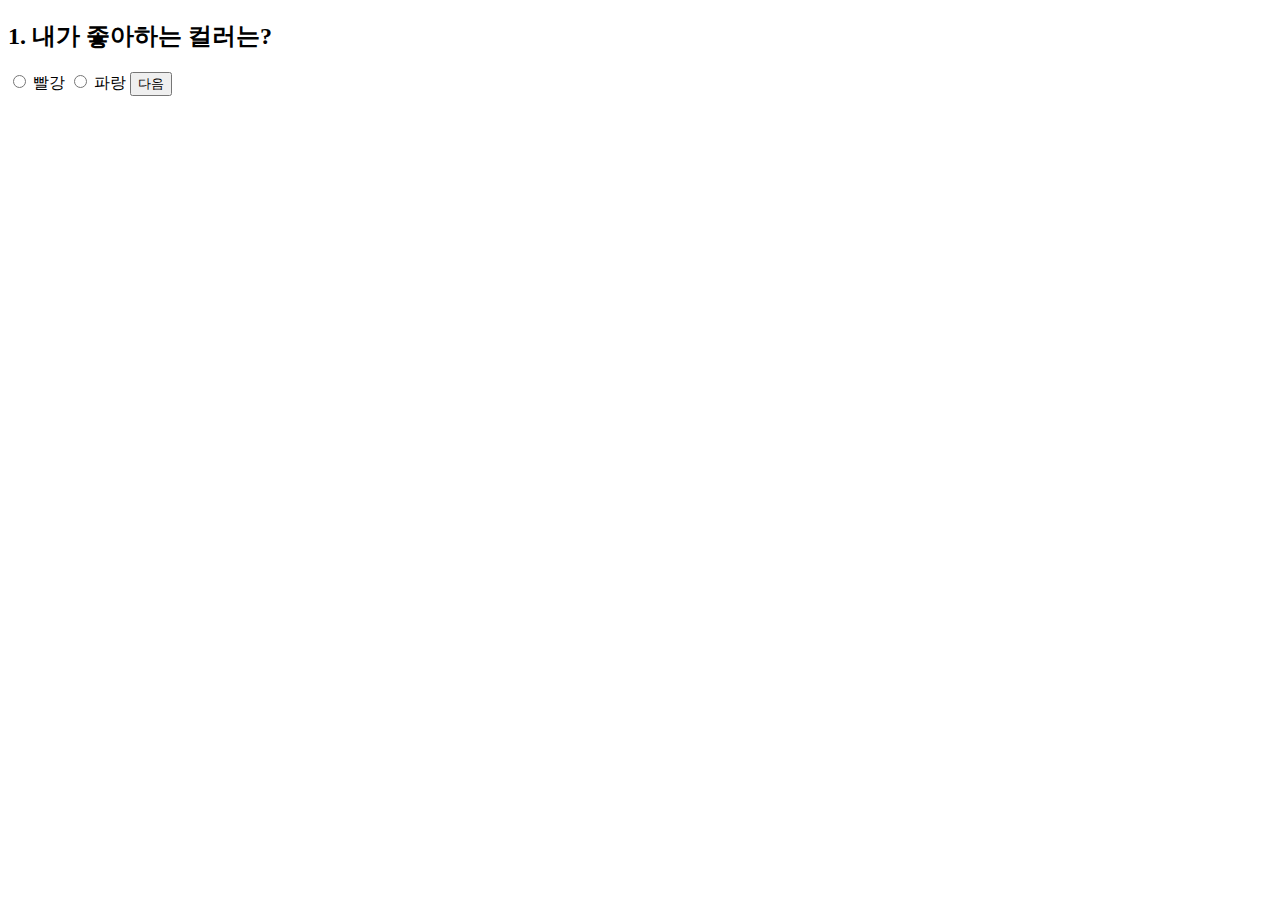
<file: t1.html>
<!DOCTYPE html>
<html lang="ko">


<head>
  <style>
    /* CSS 스타일 내용 생략 */
  </style>
  <script src="https://code.jquery.com/jquery-3.7.1.min.js"></script>
  <script defer>
    var currentQuestion = 1;

    function nextQuestion() {
      $(".question-container").hide();
      $("#question" + currentQuestion).show();
      currentQuestion++;
    }

    function showResult() {
      var color = $("input[name='color']:checked").val();
      var animal = $("input[name='animal']:checked").val();
      var food = $("input[name='food']:checked").val();
      var resultMessage = "당신은 " + color + "색을 좋아하며, " + animal + "을(를) 좋아하고, " + food + "을(를) 좋아합니다.";

      $("#resultMessage").text(resultMessage);
    }
  </script>
</head>

<body>
  <div class="wrapper">
    <div class="question-container" id="question1">
      <h2>1. 내가 좋아하는 컬러는?</h2>
      <input type="radio" name="color" value="빨강"> 빨강
      <input type="radio" name="color" value="파랑"> 파랑
      <button onclick="nextQuestion()">다음</button>
    </div>
    <div class="question-container" id="question2" style="display: none;">
      <h2>2. 내가 좋아하는 동물은?</h2>
      <input type="radio" name="animal" value="고양이"> 고양이
      <input type="radio" name="animal" value="개"> 개
      <button onclick="nextQuestion()">다음</button>
    </div>
    <div class="question-container" id="question3" style="display: none;">
      <h2>3. 내가 좋아하는 음식은?</h2>
      <input type="radio" name="food" value="피자"> 피자
      <input type="radio" name="food" value="떡볶이"> 떡볶이
      <button onclick="showResult()">결과 확인</button>
      <p id="resultMessage"></p>
    </div>
  </div>
</body>

</html>
</file>
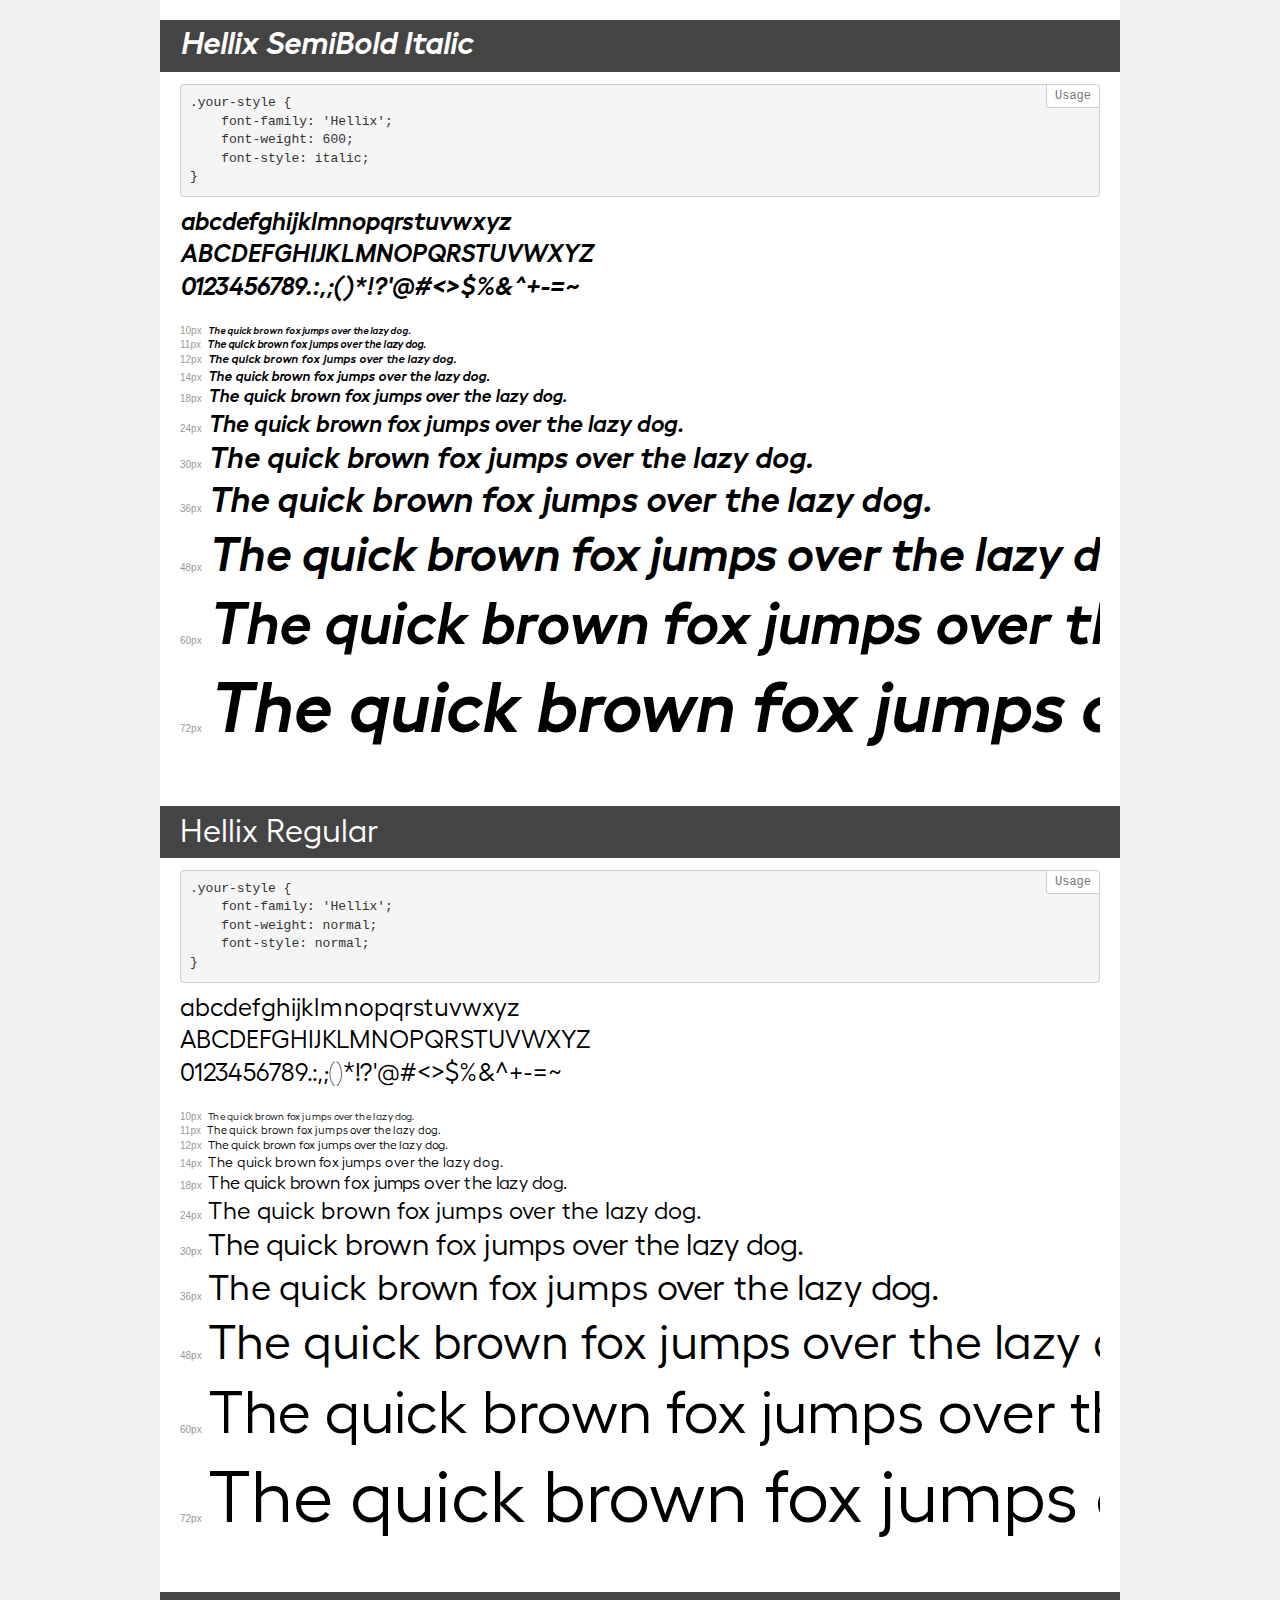
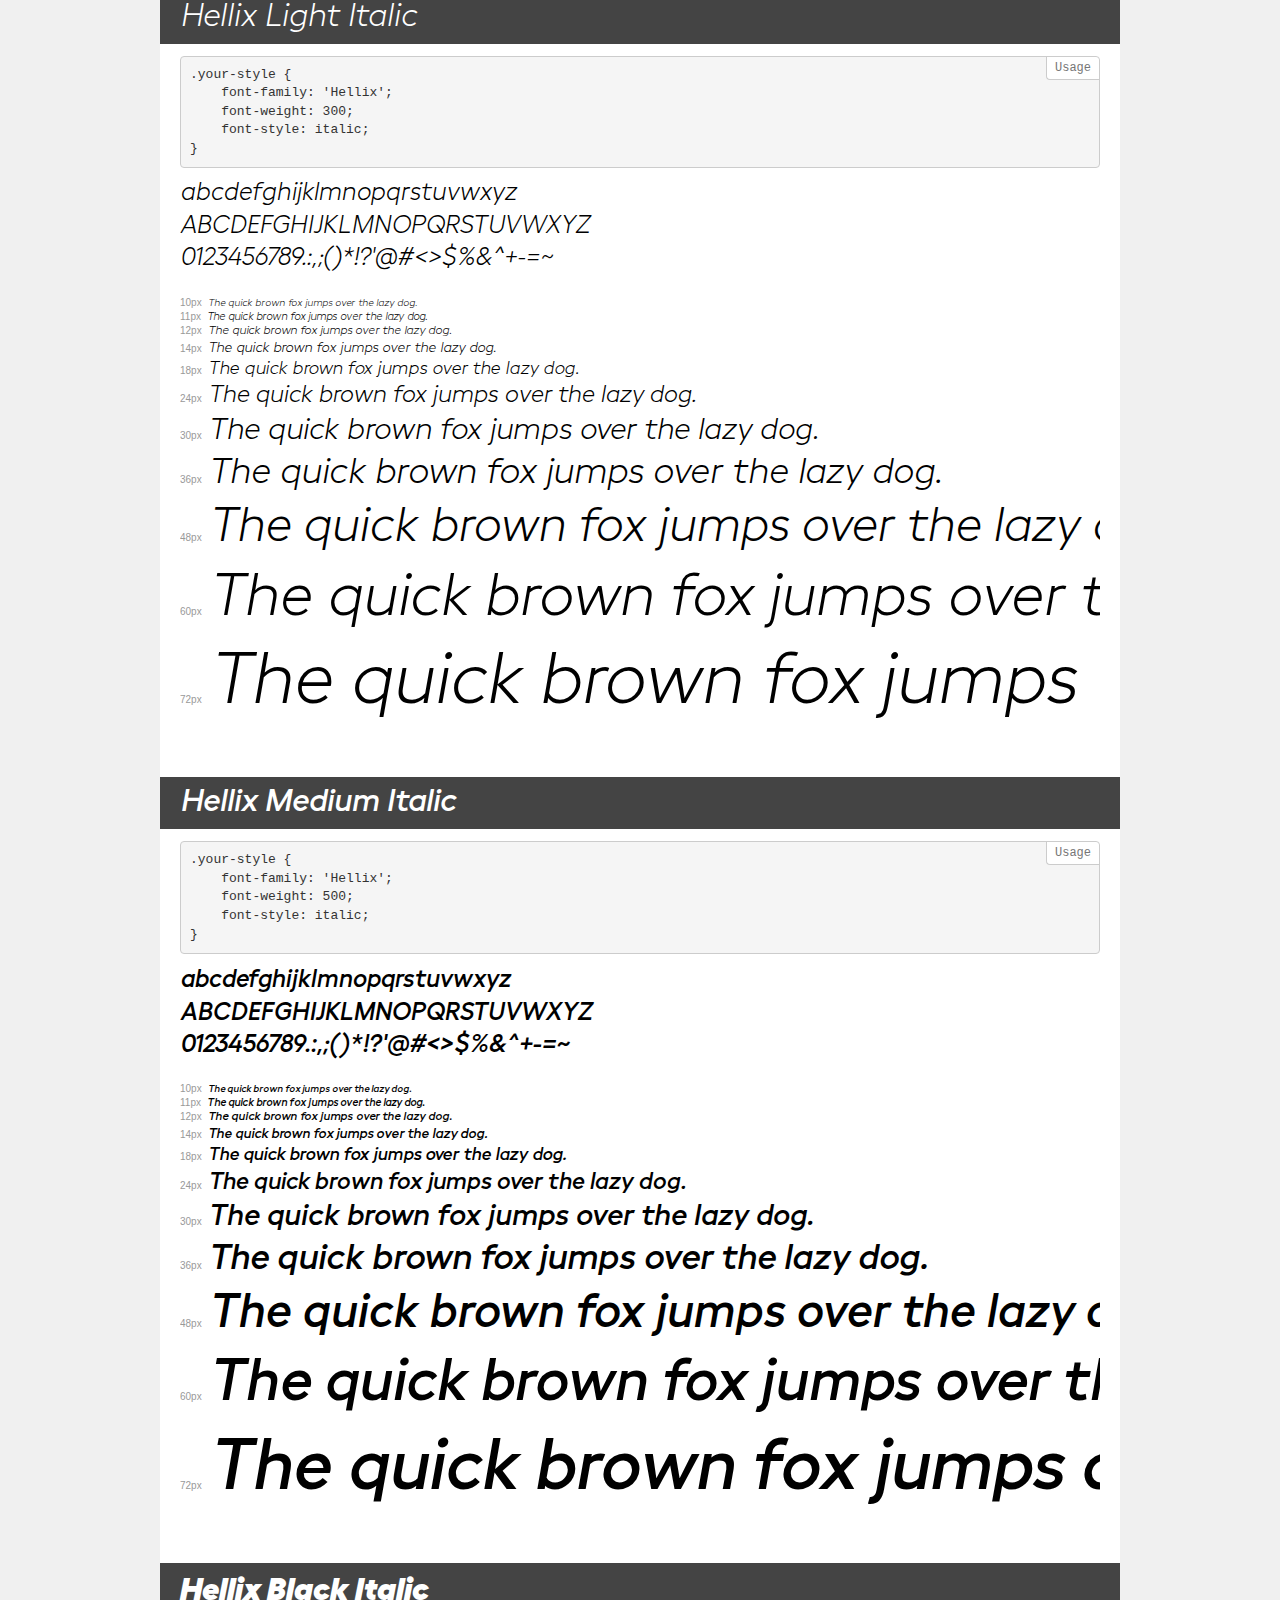
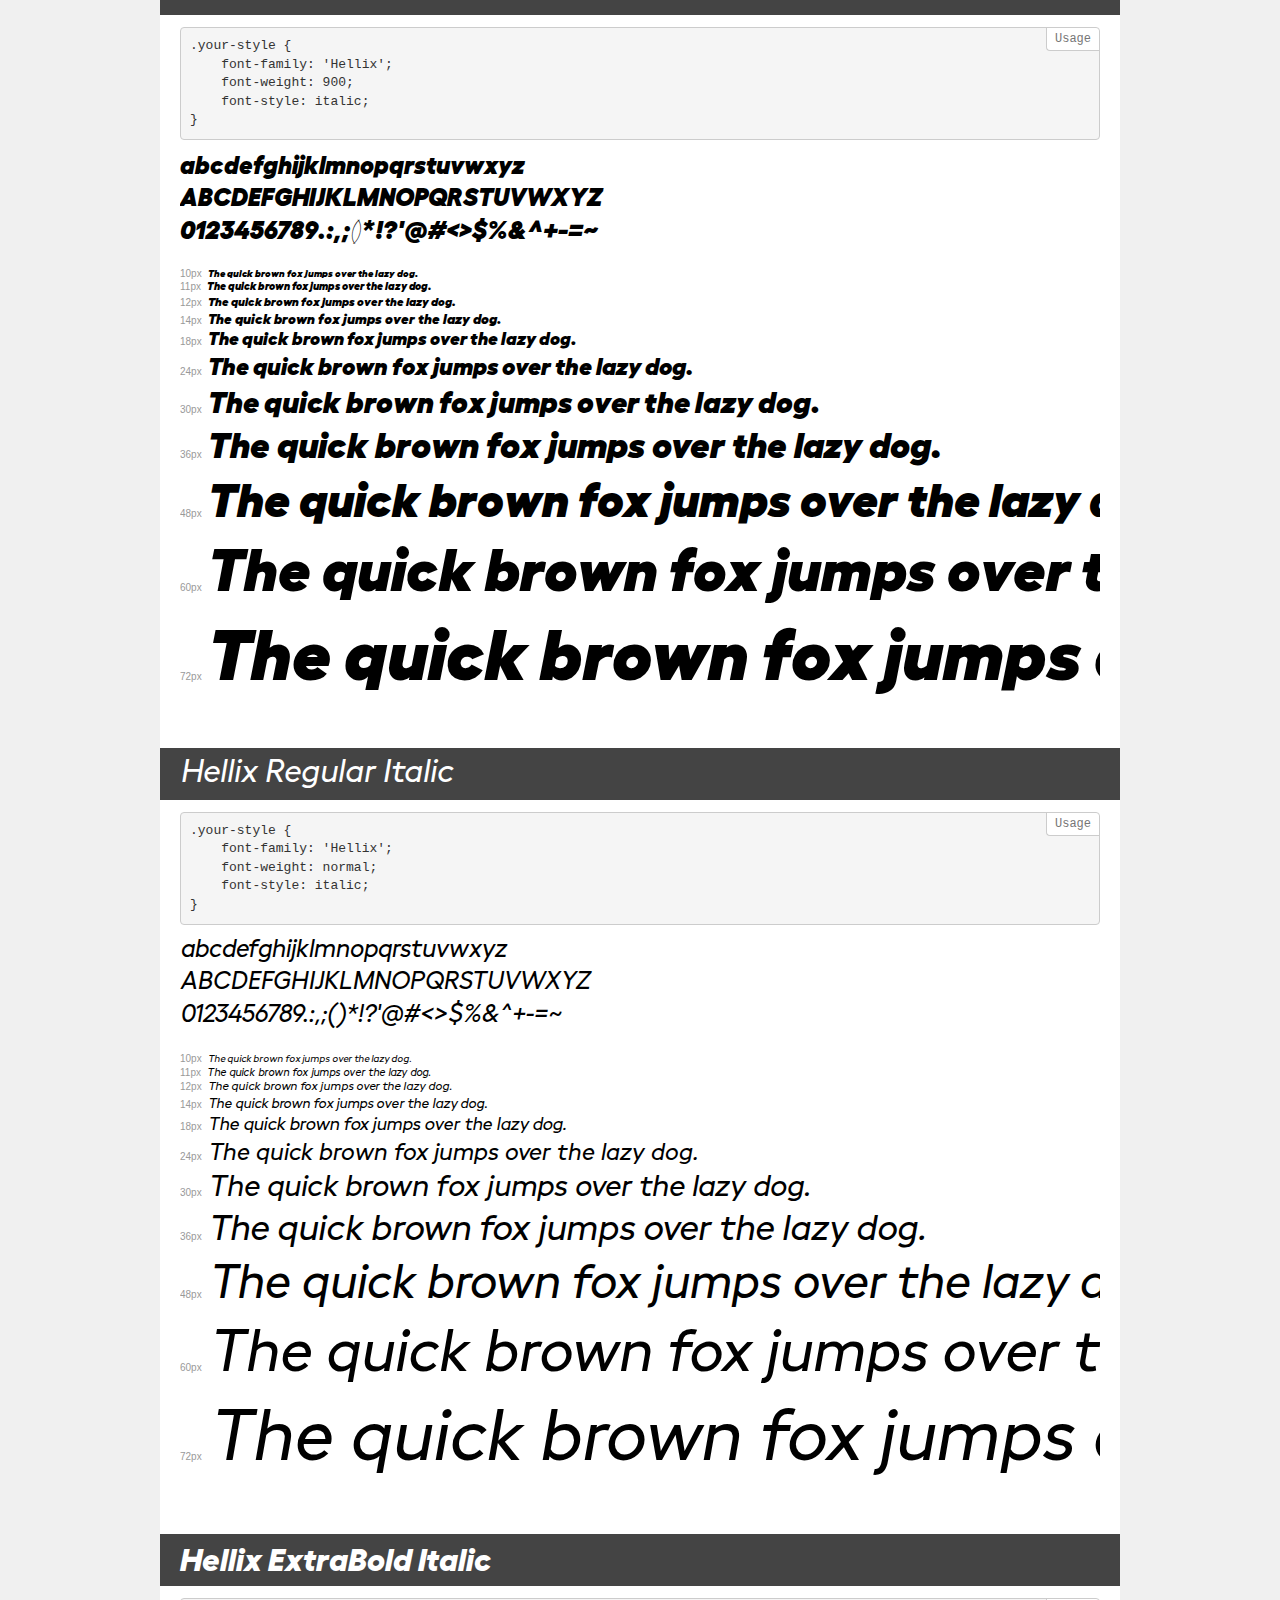
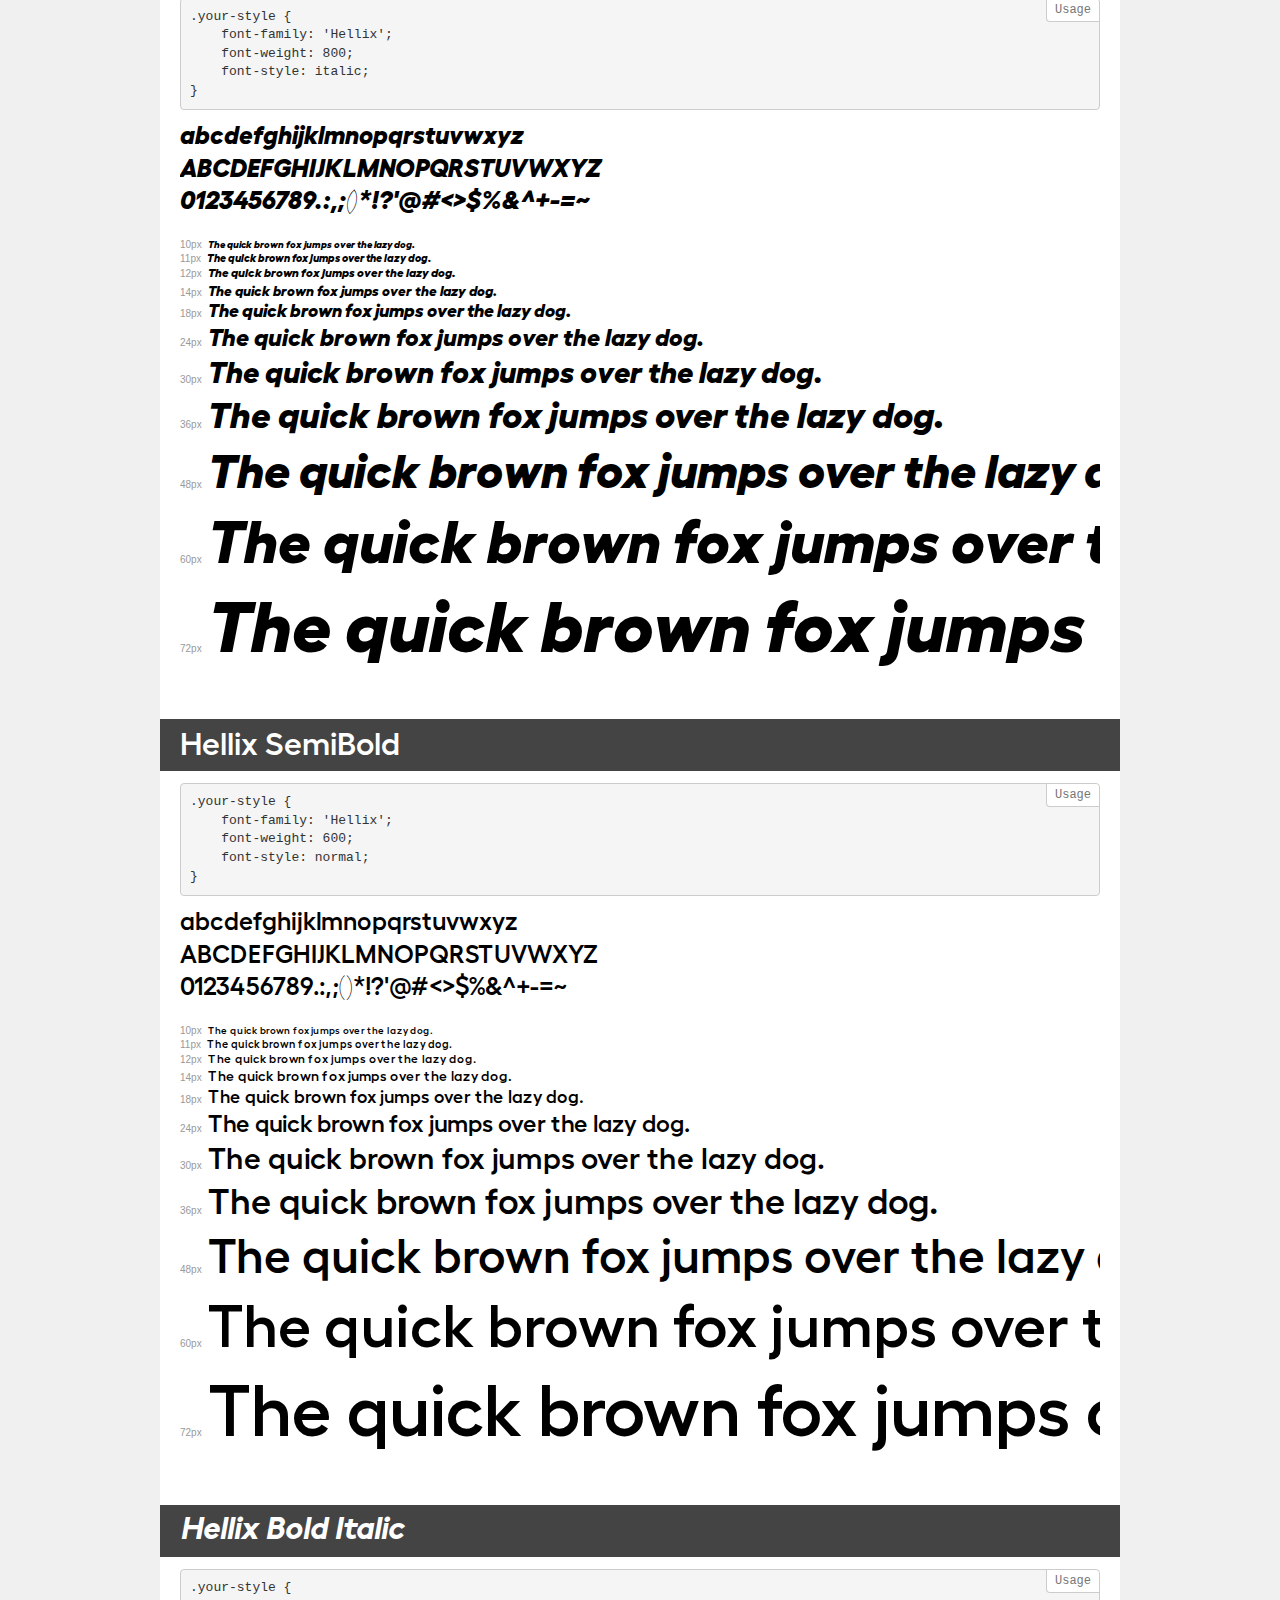
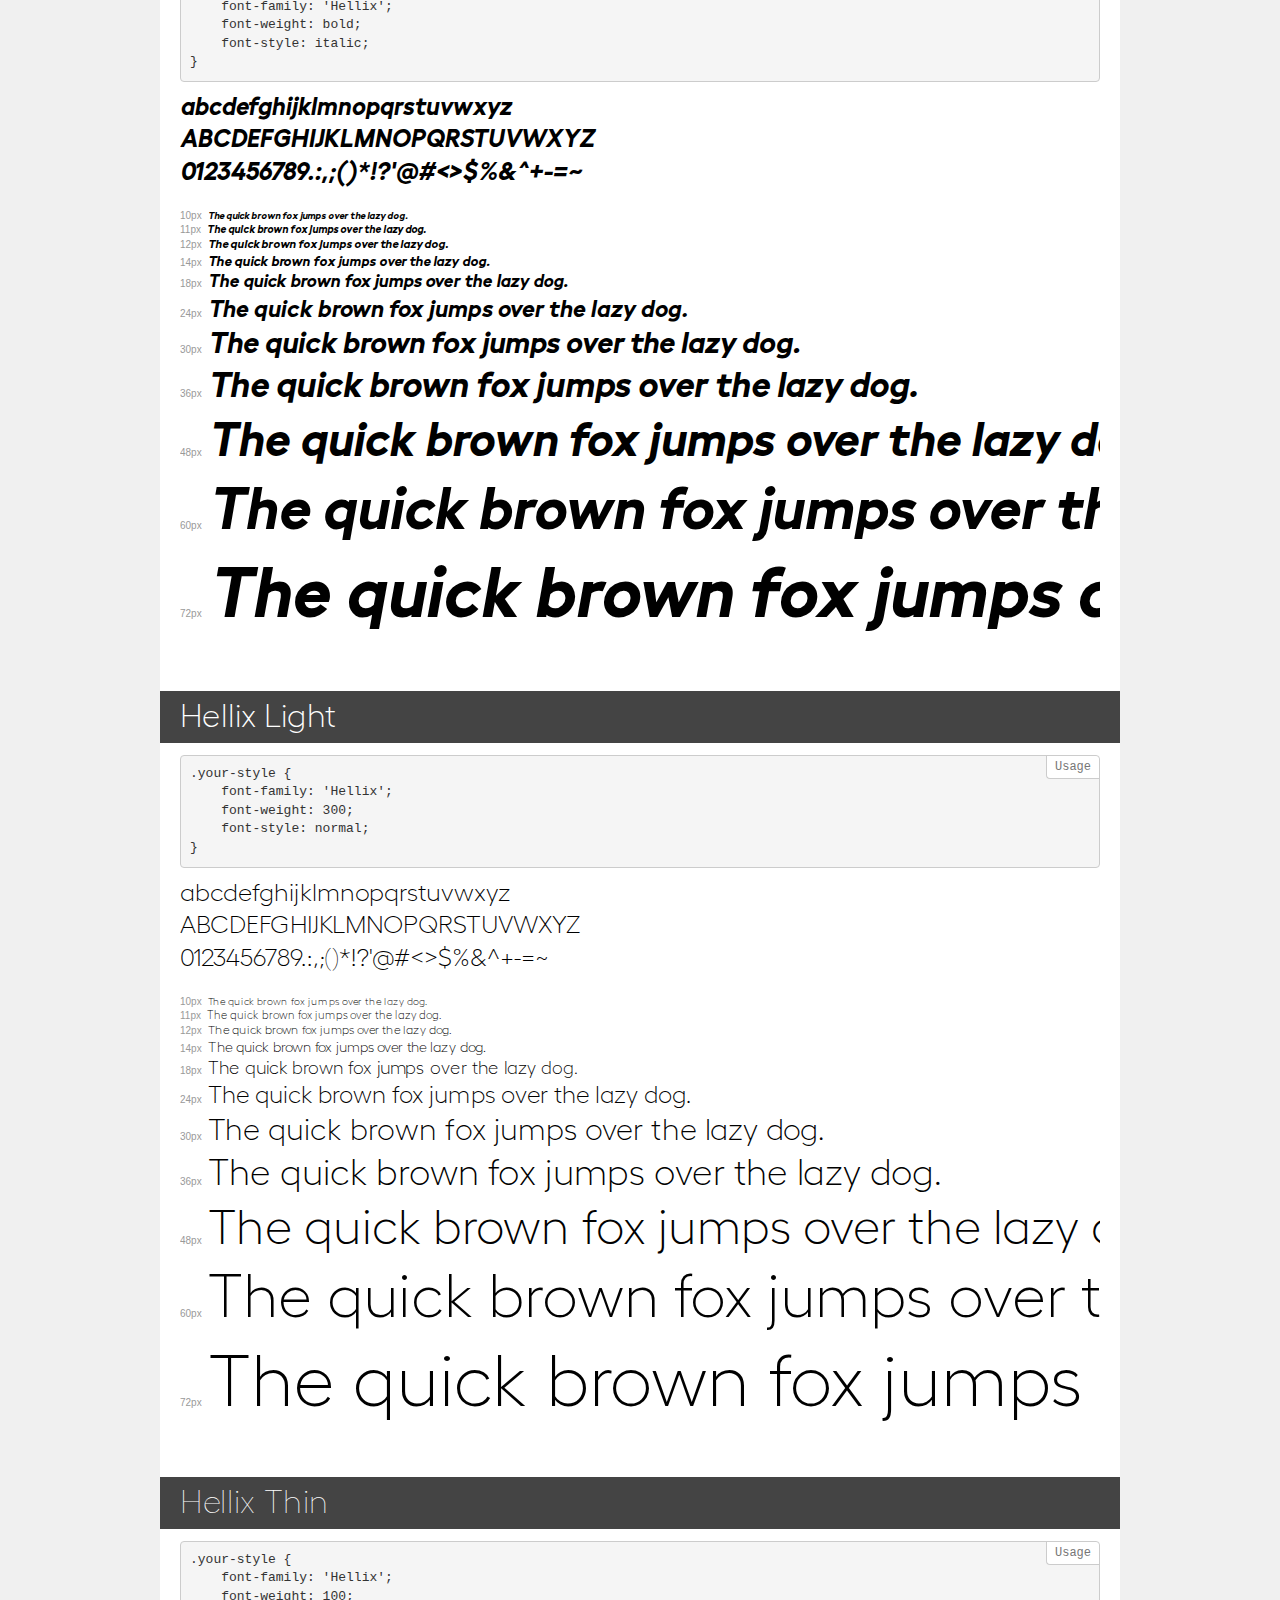
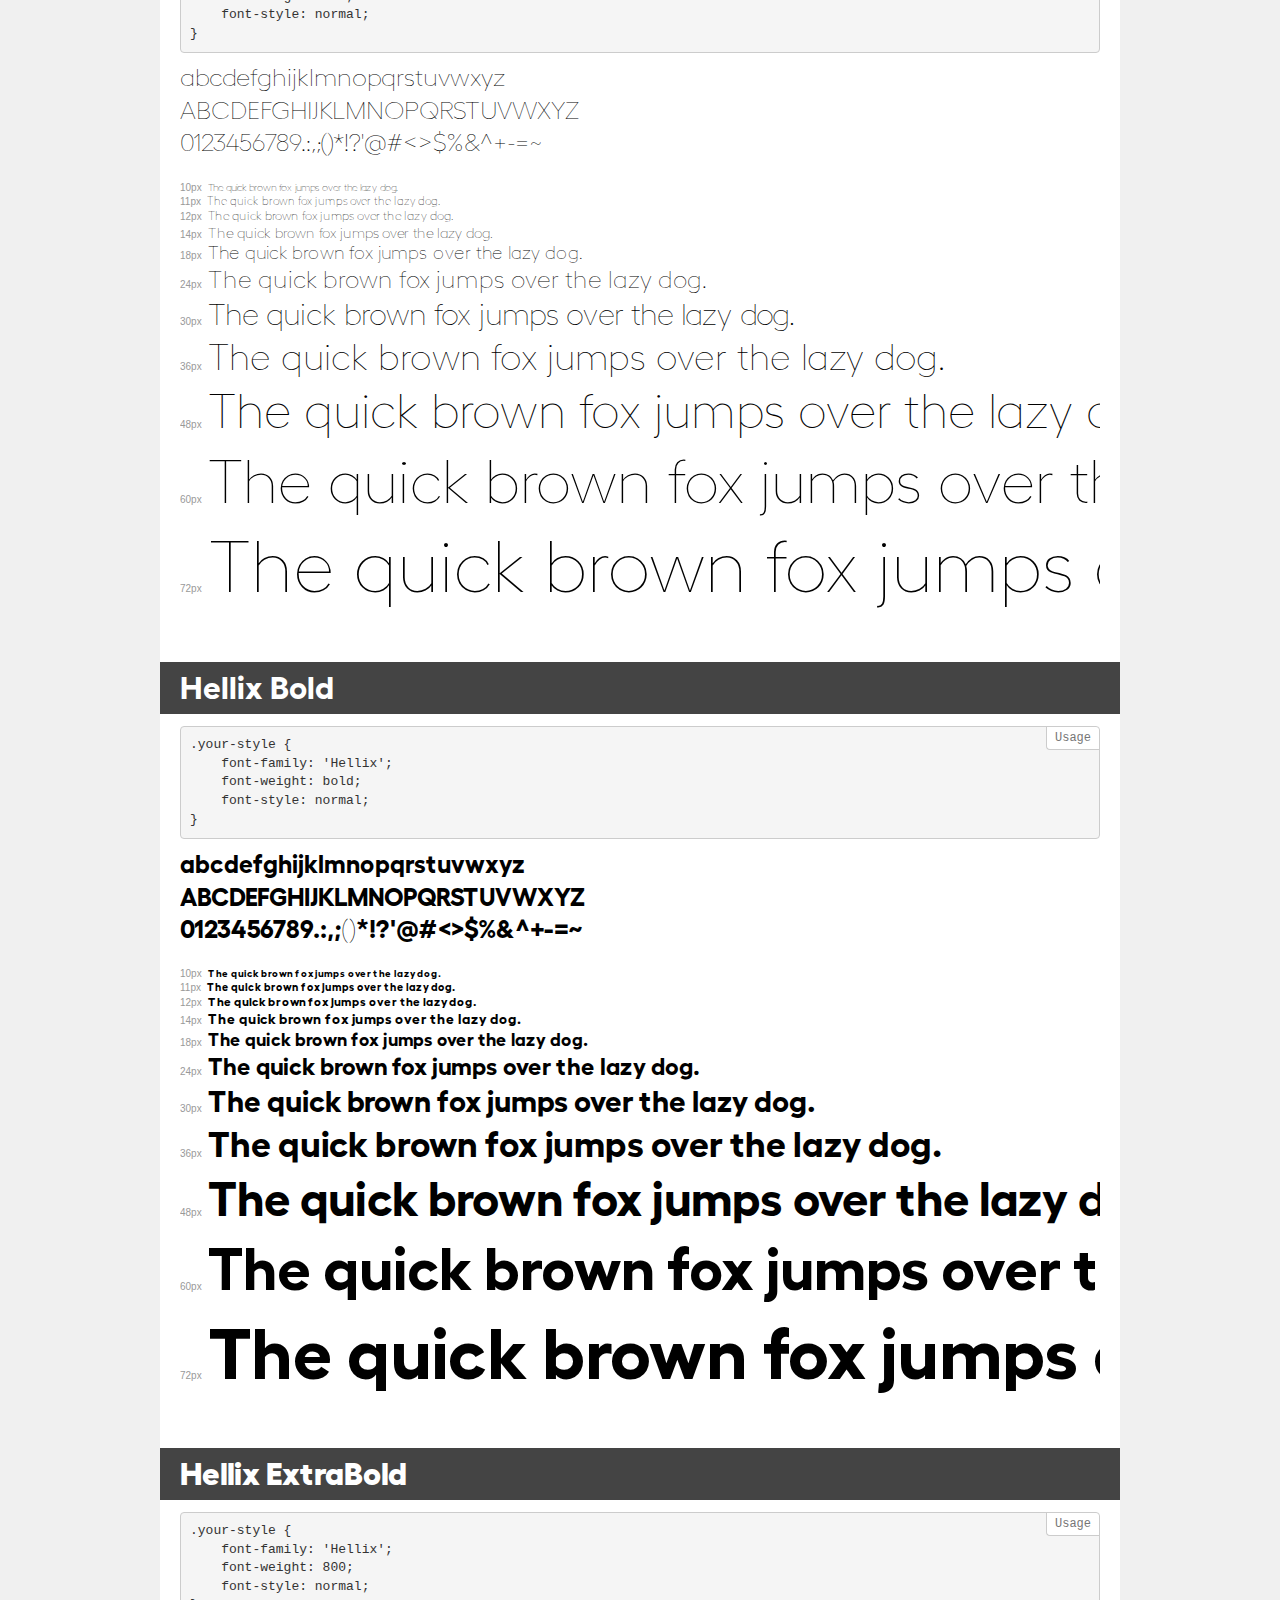
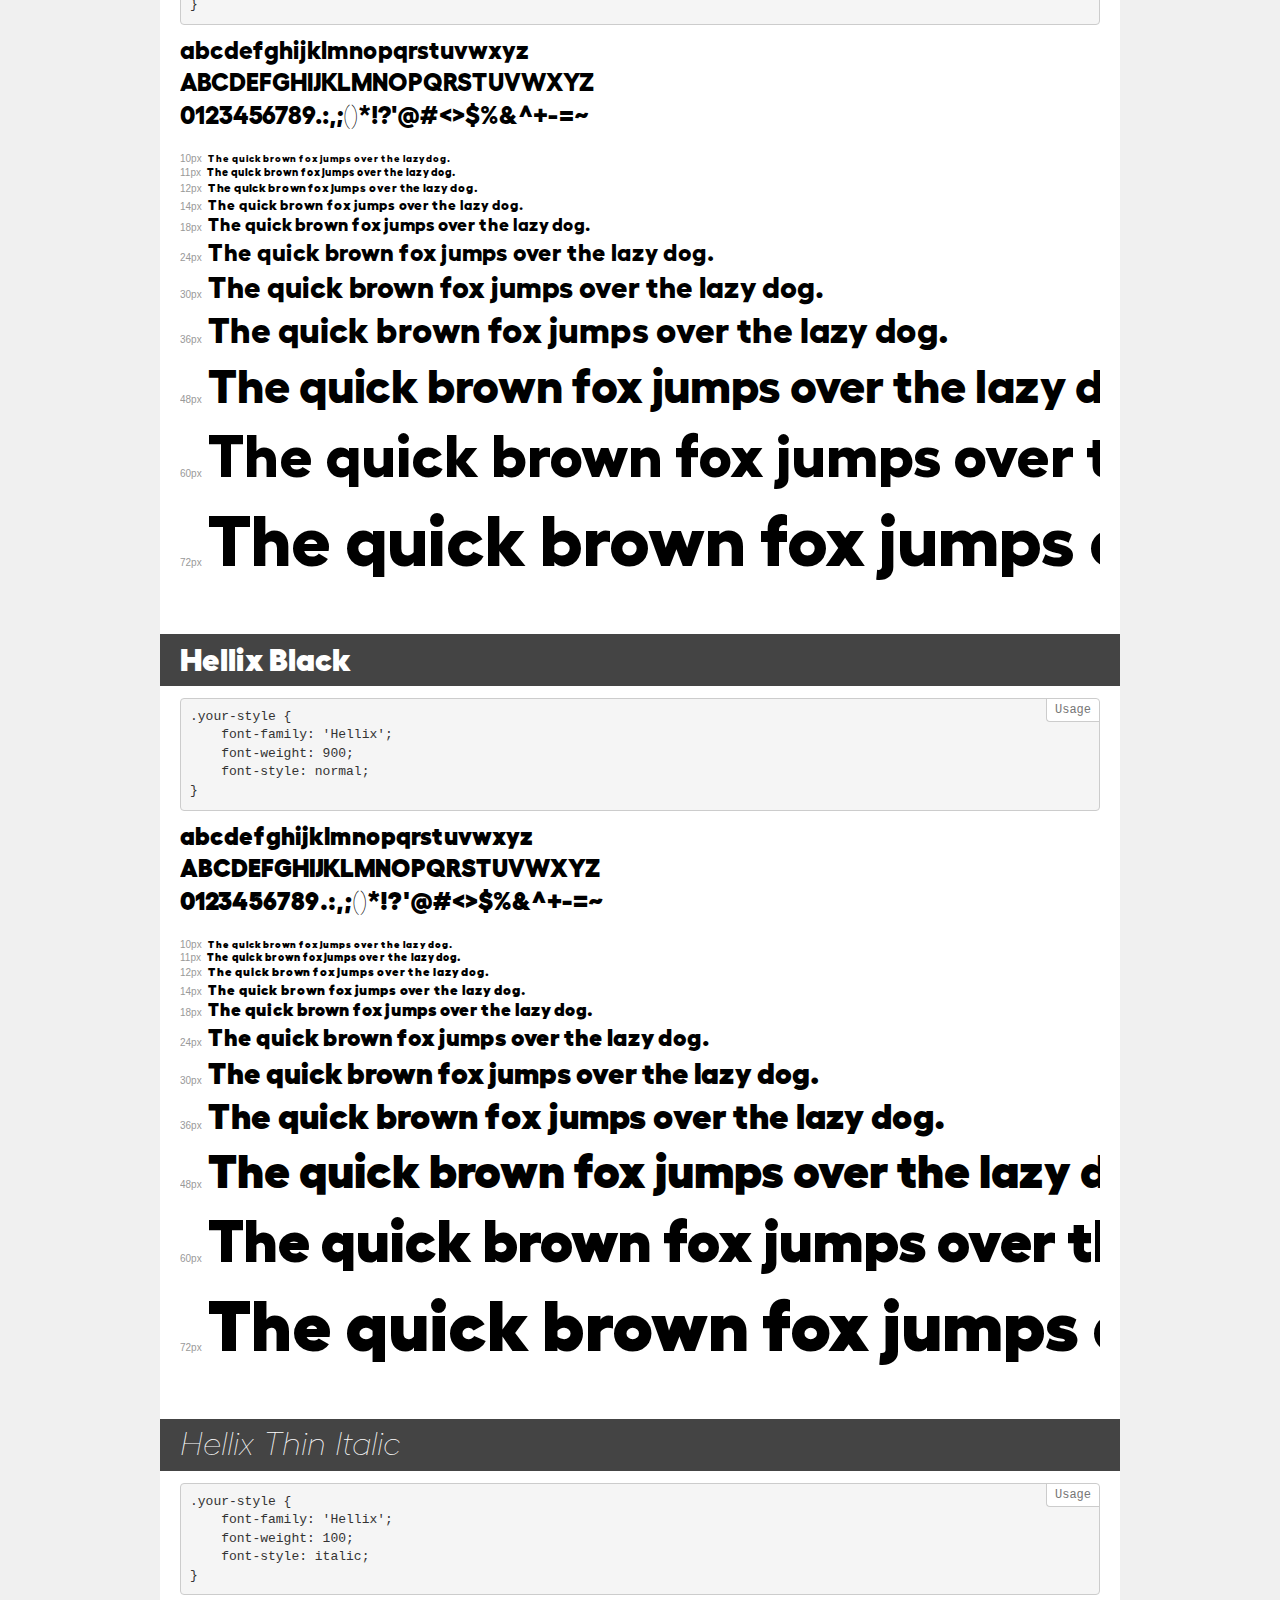
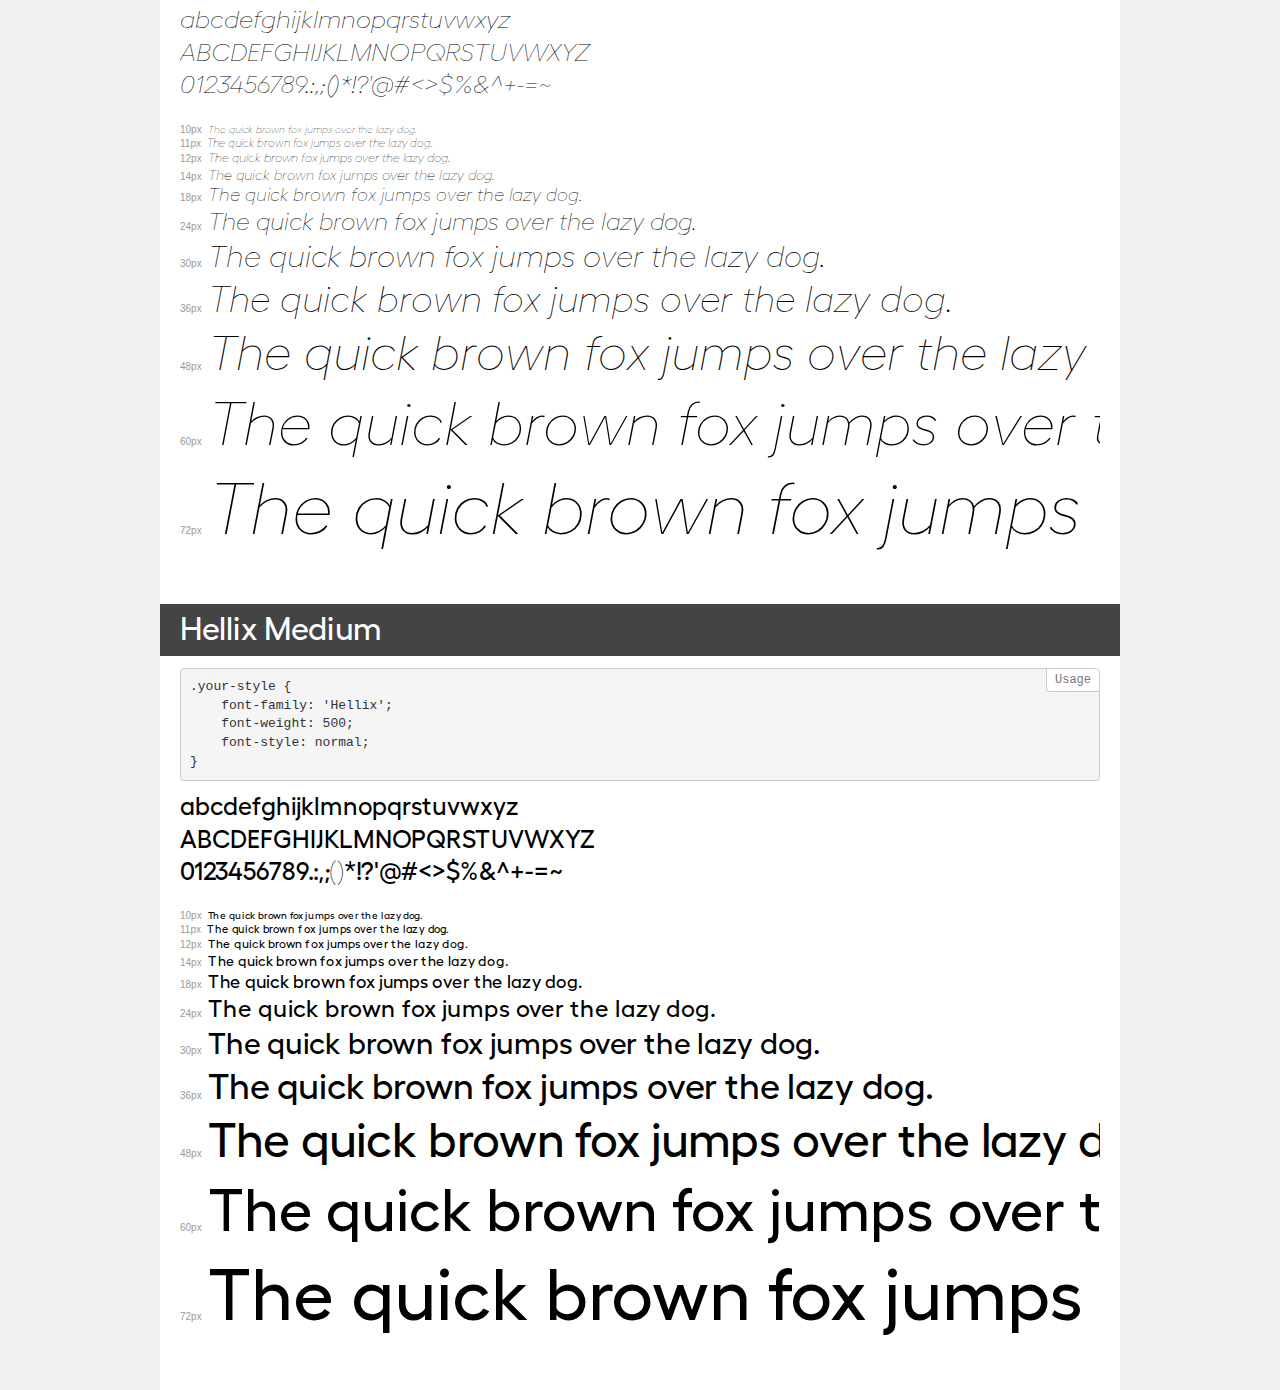
<file: portfolio/fonts/hellix/demo.html>
<!DOCTYPE html>
<html lang="en">
<head>
    <meta charset="utf-8">
    <meta http-equiv="X-UA-Compatible" content="IE=edge">
    <meta name="viewport" content="width=device-width, initial-scale=1">
    <meta name="robots" content="noindex, noarchive">
    <meta name="format-detection" content="telephone=no">
    <title>Transfonter demo</title>
    <link href="stylesheet.css" rel="stylesheet">
    <style>
        /*
        http://meyerweb.com/eric/tools/css/reset/
        v2.0 | 20110126
        License: none (public domain)
        */
        html, body, div, span, applet, object, iframe,
        h1, h2, h3, h4, h5, h6, p, blockquote, pre,
        a, abbr, acronym, address, big, cite, code,
        del, dfn, em, img, ins, kbd, q, s, samp,
        small, strike, strong, sub, sup, tt, var,
        b, u, i, center,
        dl, dt, dd, ol, ul, li,
        fieldset, form, label, legend,
        table, caption, tbody, tfoot, thead, tr, th, td,
        article, aside, canvas, details, embed,
        figure, figcaption, footer, header, hgroup,
        menu, nav, output, ruby, section, summary,
        time, mark, audio, video {
            margin: 0;
            padding: 0;
            border: 0;
            font-size: 100%;
            font: inherit;
            vertical-align: baseline;
        }
        /* HTML5 display-role reset for older browsers */
        article, aside, details, figcaption, figure,
        footer, header, hgroup, menu, nav, section {
            display: block;
        }
        body {
            line-height: 1;
        }
        ol, ul {
            list-style: none;
        }
        blockquote, q {
            quotes: none;
        }
        blockquote:before, blockquote:after,
        q:before, q:after {
            content: '';
            content: none;
        }
        table {
            border-collapse: collapse;
            border-spacing: 0;
        }
        /* demo styles */
        body {
            background: #f0f0f0;
            color: #000;
        }
        .page {
            background: #fff;
            width: 920px;
            margin: 0 auto;
            padding: 20px 20px 0 20px;
            overflow: hidden;
        }
        .font-container {
            overflow-x: auto;
            overflow-y: hidden;
            margin-bottom: 40px;
            line-height: 1.3;
            white-space: nowrap;
            padding-bottom: 5px;
        }
        h1 {
            position: relative;
            background: #444;
            font-size: 32px;
            color: #fff;
            padding: 10px 20px;
            margin: 0 -20px 12px -20px;
        }
        .letters {
            font-size: 25px;
            margin-bottom: 20px;
        }
        .s10:before {
            content: '10px';
        }
        .s11:before {
            content: '11px';
        }
        .s12:before {
            content: '12px';
        }
        .s14:before {
            content: '14px';
        }
        .s18:before {
            content: '18px';
        }
        .s24:before {
            content: '24px';
        }
        .s30:before {
            content: '30px';
        }
        .s36:before {
            content: '36px';
        }
        .s48:before {
            content: '48px';
        }
        .s60:before {
            content: '60px';
        }
        .s72:before {
            content: '72px';
        }
        .s10:before, .s11:before, .s12:before, .s14:before,
        .s18:before, .s24:before, .s30:before, .s36:before,
        .s48:before, .s60:before, .s72:before {
            font-family: Arial, sans-serif;
            font-size: 10px;
            font-weight: normal;
            font-style: normal;
            color: #999;
            padding-right: 6px;
        }
        pre {
            display: block;
            position: relative;
            padding: 9px;
            margin: 0 0 10px;
            font-family: Monaco, Menlo, Consolas, "Courier New", monospace;
            font-size: 13px;
            line-height: 1.428571429;
            color: #333;
            font-weight: normal;
            font-style: normal;
            background-color: #f5f5f5;
            border: 1px solid #ccc;
            overflow-x: auto;
            border-radius: 4px;
        }
        pre:after {
            display: block;
            position: absolute;
            right: 0;
            top: 0;
            content: 'Usage';
            line-height: 1;
            padding: 5px 8px;
            font-size: 12px;
            color: #767676;
            background-color: #fff;
            border: 1px solid #ccc;
            border-right: none;
            border-top: none;
            border-radius: 0 4px 0 4px;
            z-index: 10;
        }
        /* responsive */
        @media (max-width: 959px) {
            .page {
                width: auto;
                margin: 0;
            }
        }
    </style>
</head>
<body>
<div class="page">
    <div class="demo">
        <h1 style="font-family: 'Hellix'; font-weight: 600; font-style: italic;">Hellix SemiBold Italic</h1>
        <pre>.your-style {
    font-family: 'Hellix';
    font-weight: 600;
    font-style: italic;
}</pre>
        <div class="font-container" style="font-family: 'Hellix'; font-weight: 600; font-style: italic;">
            <p class="letters">
                abcdefghijklmnopqrstuvwxyz<br>
ABCDEFGHIJKLMNOPQRSTUVWXYZ<br>
                0123456789.:,;()*!?'@#<>$%&^+-=~
            </p>
            <p class="s10" style="font-size: 10px;">The quick brown fox jumps over the lazy dog.</p>
            <p class="s11" style="font-size: 11px;">The quick brown fox jumps over the lazy dog.</p>
            <p class="s12" style="font-size: 12px;">The quick brown fox jumps over the lazy dog.</p>
            <p class="s14" style="font-size: 14px;">The quick brown fox jumps over the lazy dog.</p>
            <p class="s18" style="font-size: 18px;">The quick brown fox jumps over the lazy dog.</p>
            <p class="s24" style="font-size: 24px;">The quick brown fox jumps over the lazy dog.</p>
            <p class="s30" style="font-size: 30px;">The quick brown fox jumps over the lazy dog.</p>
            <p class="s36" style="font-size: 36px;">The quick brown fox jumps over the lazy dog.</p>
            <p class="s48" style="font-size: 48px;">The quick brown fox jumps over the lazy dog.</p>
            <p class="s60" style="font-size: 60px;">The quick brown fox jumps over the lazy dog.</p>
            <p class="s72" style="font-size: 72px;">The quick brown fox jumps over the lazy dog.</p>
        </div>
    </div>
    <div class="demo">
        <h1 style="font-family: 'Hellix'; font-weight: normal; font-style: normal;">Hellix Regular</h1>
        <pre>.your-style {
    font-family: 'Hellix';
    font-weight: normal;
    font-style: normal;
}</pre>
        <div class="font-container" style="font-family: 'Hellix'; font-weight: normal; font-style: normal;">
            <p class="letters">
                abcdefghijklmnopqrstuvwxyz<br>
ABCDEFGHIJKLMNOPQRSTUVWXYZ<br>
                0123456789.:,;()*!?'@#<>$%&^+-=~
            </p>
            <p class="s10" style="font-size: 10px;">The quick brown fox jumps over the lazy dog.</p>
            <p class="s11" style="font-size: 11px;">The quick brown fox jumps over the lazy dog.</p>
            <p class="s12" style="font-size: 12px;">The quick brown fox jumps over the lazy dog.</p>
            <p class="s14" style="font-size: 14px;">The quick brown fox jumps over the lazy dog.</p>
            <p class="s18" style="font-size: 18px;">The quick brown fox jumps over the lazy dog.</p>
            <p class="s24" style="font-size: 24px;">The quick brown fox jumps over the lazy dog.</p>
            <p class="s30" style="font-size: 30px;">The quick brown fox jumps over the lazy dog.</p>
            <p class="s36" style="font-size: 36px;">The quick brown fox jumps over the lazy dog.</p>
            <p class="s48" style="font-size: 48px;">The quick brown fox jumps over the lazy dog.</p>
            <p class="s60" style="font-size: 60px;">The quick brown fox jumps over the lazy dog.</p>
            <p class="s72" style="font-size: 72px;">The quick brown fox jumps over the lazy dog.</p>
        </div>
    </div>
    <div class="demo">
        <h1 style="font-family: 'Hellix'; font-weight: 300; font-style: italic;">Hellix Light Italic</h1>
        <pre>.your-style {
    font-family: 'Hellix';
    font-weight: 300;
    font-style: italic;
}</pre>
        <div class="font-container" style="font-family: 'Hellix'; font-weight: 300; font-style: italic;">
            <p class="letters">
                abcdefghijklmnopqrstuvwxyz<br>
ABCDEFGHIJKLMNOPQRSTUVWXYZ<br>
                0123456789.:,;()*!?'@#<>$%&^+-=~
            </p>
            <p class="s10" style="font-size: 10px;">The quick brown fox jumps over the lazy dog.</p>
            <p class="s11" style="font-size: 11px;">The quick brown fox jumps over the lazy dog.</p>
            <p class="s12" style="font-size: 12px;">The quick brown fox jumps over the lazy dog.</p>
            <p class="s14" style="font-size: 14px;">The quick brown fox jumps over the lazy dog.</p>
            <p class="s18" style="font-size: 18px;">The quick brown fox jumps over the lazy dog.</p>
            <p class="s24" style="font-size: 24px;">The quick brown fox jumps over the lazy dog.</p>
            <p class="s30" style="font-size: 30px;">The quick brown fox jumps over the lazy dog.</p>
            <p class="s36" style="font-size: 36px;">The quick brown fox jumps over the lazy dog.</p>
            <p class="s48" style="font-size: 48px;">The quick brown fox jumps over the lazy dog.</p>
            <p class="s60" style="font-size: 60px;">The quick brown fox jumps over the lazy dog.</p>
            <p class="s72" style="font-size: 72px;">The quick brown fox jumps over the lazy dog.</p>
        </div>
    </div>
    <div class="demo">
        <h1 style="font-family: 'Hellix'; font-weight: 500; font-style: italic;">Hellix Medium Italic</h1>
        <pre>.your-style {
    font-family: 'Hellix';
    font-weight: 500;
    font-style: italic;
}</pre>
        <div class="font-container" style="font-family: 'Hellix'; font-weight: 500; font-style: italic;">
            <p class="letters">
                abcdefghijklmnopqrstuvwxyz<br>
ABCDEFGHIJKLMNOPQRSTUVWXYZ<br>
                0123456789.:,;()*!?'@#<>$%&^+-=~
            </p>
            <p class="s10" style="font-size: 10px;">The quick brown fox jumps over the lazy dog.</p>
            <p class="s11" style="font-size: 11px;">The quick brown fox jumps over the lazy dog.</p>
            <p class="s12" style="font-size: 12px;">The quick brown fox jumps over the lazy dog.</p>
            <p class="s14" style="font-size: 14px;">The quick brown fox jumps over the lazy dog.</p>
            <p class="s18" style="font-size: 18px;">The quick brown fox jumps over the lazy dog.</p>
            <p class="s24" style="font-size: 24px;">The quick brown fox jumps over the lazy dog.</p>
            <p class="s30" style="font-size: 30px;">The quick brown fox jumps over the lazy dog.</p>
            <p class="s36" style="font-size: 36px;">The quick brown fox jumps over the lazy dog.</p>
            <p class="s48" style="font-size: 48px;">The quick brown fox jumps over the lazy dog.</p>
            <p class="s60" style="font-size: 60px;">The quick brown fox jumps over the lazy dog.</p>
            <p class="s72" style="font-size: 72px;">The quick brown fox jumps over the lazy dog.</p>
        </div>
    </div>
    <div class="demo">
        <h1 style="font-family: 'Hellix'; font-weight: 900; font-style: italic;">Hellix Black Italic</h1>
        <pre>.your-style {
    font-family: 'Hellix';
    font-weight: 900;
    font-style: italic;
}</pre>
        <div class="font-container" style="font-family: 'Hellix'; font-weight: 900; font-style: italic;">
            <p class="letters">
                abcdefghijklmnopqrstuvwxyz<br>
ABCDEFGHIJKLMNOPQRSTUVWXYZ<br>
                0123456789.:,;()*!?'@#<>$%&^+-=~
            </p>
            <p class="s10" style="font-size: 10px;">The quick brown fox jumps over the lazy dog.</p>
            <p class="s11" style="font-size: 11px;">The quick brown fox jumps over the lazy dog.</p>
            <p class="s12" style="font-size: 12px;">The quick brown fox jumps over the lazy dog.</p>
            <p class="s14" style="font-size: 14px;">The quick brown fox jumps over the lazy dog.</p>
            <p class="s18" style="font-size: 18px;">The quick brown fox jumps over the lazy dog.</p>
            <p class="s24" style="font-size: 24px;">The quick brown fox jumps over the lazy dog.</p>
            <p class="s30" style="font-size: 30px;">The quick brown fox jumps over the lazy dog.</p>
            <p class="s36" style="font-size: 36px;">The quick brown fox jumps over the lazy dog.</p>
            <p class="s48" style="font-size: 48px;">The quick brown fox jumps over the lazy dog.</p>
            <p class="s60" style="font-size: 60px;">The quick brown fox jumps over the lazy dog.</p>
            <p class="s72" style="font-size: 72px;">The quick brown fox jumps over the lazy dog.</p>
        </div>
    </div>
    <div class="demo">
        <h1 style="font-family: 'Hellix'; font-weight: normal; font-style: italic;">Hellix Regular Italic</h1>
        <pre>.your-style {
    font-family: 'Hellix';
    font-weight: normal;
    font-style: italic;
}</pre>
        <div class="font-container" style="font-family: 'Hellix'; font-weight: normal; font-style: italic;">
            <p class="letters">
                abcdefghijklmnopqrstuvwxyz<br>
ABCDEFGHIJKLMNOPQRSTUVWXYZ<br>
                0123456789.:,;()*!?'@#<>$%&^+-=~
            </p>
            <p class="s10" style="font-size: 10px;">The quick brown fox jumps over the lazy dog.</p>
            <p class="s11" style="font-size: 11px;">The quick brown fox jumps over the lazy dog.</p>
            <p class="s12" style="font-size: 12px;">The quick brown fox jumps over the lazy dog.</p>
            <p class="s14" style="font-size: 14px;">The quick brown fox jumps over the lazy dog.</p>
            <p class="s18" style="font-size: 18px;">The quick brown fox jumps over the lazy dog.</p>
            <p class="s24" style="font-size: 24px;">The quick brown fox jumps over the lazy dog.</p>
            <p class="s30" style="font-size: 30px;">The quick brown fox jumps over the lazy dog.</p>
            <p class="s36" style="font-size: 36px;">The quick brown fox jumps over the lazy dog.</p>
            <p class="s48" style="font-size: 48px;">The quick brown fox jumps over the lazy dog.</p>
            <p class="s60" style="font-size: 60px;">The quick brown fox jumps over the lazy dog.</p>
            <p class="s72" style="font-size: 72px;">The quick brown fox jumps over the lazy dog.</p>
        </div>
    </div>
    <div class="demo">
        <h1 style="font-family: 'Hellix'; font-weight: 800; font-style: italic;">Hellix ExtraBold Italic</h1>
        <pre>.your-style {
    font-family: 'Hellix';
    font-weight: 800;
    font-style: italic;
}</pre>
        <div class="font-container" style="font-family: 'Hellix'; font-weight: 800; font-style: italic;">
            <p class="letters">
                abcdefghijklmnopqrstuvwxyz<br>
ABCDEFGHIJKLMNOPQRSTUVWXYZ<br>
                0123456789.:,;()*!?'@#<>$%&^+-=~
            </p>
            <p class="s10" style="font-size: 10px;">The quick brown fox jumps over the lazy dog.</p>
            <p class="s11" style="font-size: 11px;">The quick brown fox jumps over the lazy dog.</p>
            <p class="s12" style="font-size: 12px;">The quick brown fox jumps over the lazy dog.</p>
            <p class="s14" style="font-size: 14px;">The quick brown fox jumps over the lazy dog.</p>
            <p class="s18" style="font-size: 18px;">The quick brown fox jumps over the lazy dog.</p>
            <p class="s24" style="font-size: 24px;">The quick brown fox jumps over the lazy dog.</p>
            <p class="s30" style="font-size: 30px;">The quick brown fox jumps over the lazy dog.</p>
            <p class="s36" style="font-size: 36px;">The quick brown fox jumps over the lazy dog.</p>
            <p class="s48" style="font-size: 48px;">The quick brown fox jumps over the lazy dog.</p>
            <p class="s60" style="font-size: 60px;">The quick brown fox jumps over the lazy dog.</p>
            <p class="s72" style="font-size: 72px;">The quick brown fox jumps over the lazy dog.</p>
        </div>
    </div>
    <div class="demo">
        <h1 style="font-family: 'Hellix'; font-weight: 600; font-style: normal;">Hellix SemiBold</h1>
        <pre>.your-style {
    font-family: 'Hellix';
    font-weight: 600;
    font-style: normal;
}</pre>
        <div class="font-container" style="font-family: 'Hellix'; font-weight: 600; font-style: normal;">
            <p class="letters">
                abcdefghijklmnopqrstuvwxyz<br>
ABCDEFGHIJKLMNOPQRSTUVWXYZ<br>
                0123456789.:,;()*!?'@#<>$%&^+-=~
            </p>
            <p class="s10" style="font-size: 10px;">The quick brown fox jumps over the lazy dog.</p>
            <p class="s11" style="font-size: 11px;">The quick brown fox jumps over the lazy dog.</p>
            <p class="s12" style="font-size: 12px;">The quick brown fox jumps over the lazy dog.</p>
            <p class="s14" style="font-size: 14px;">The quick brown fox jumps over the lazy dog.</p>
            <p class="s18" style="font-size: 18px;">The quick brown fox jumps over the lazy dog.</p>
            <p class="s24" style="font-size: 24px;">The quick brown fox jumps over the lazy dog.</p>
            <p class="s30" style="font-size: 30px;">The quick brown fox jumps over the lazy dog.</p>
            <p class="s36" style="font-size: 36px;">The quick brown fox jumps over the lazy dog.</p>
            <p class="s48" style="font-size: 48px;">The quick brown fox jumps over the lazy dog.</p>
            <p class="s60" style="font-size: 60px;">The quick brown fox jumps over the lazy dog.</p>
            <p class="s72" style="font-size: 72px;">The quick brown fox jumps over the lazy dog.</p>
        </div>
    </div>
    <div class="demo">
        <h1 style="font-family: 'Hellix'; font-weight: bold; font-style: italic;">Hellix Bold Italic</h1>
        <pre>.your-style {
    font-family: 'Hellix';
    font-weight: bold;
    font-style: italic;
}</pre>
        <div class="font-container" style="font-family: 'Hellix'; font-weight: bold; font-style: italic;">
            <p class="letters">
                abcdefghijklmnopqrstuvwxyz<br>
ABCDEFGHIJKLMNOPQRSTUVWXYZ<br>
                0123456789.:,;()*!?'@#<>$%&^+-=~
            </p>
            <p class="s10" style="font-size: 10px;">The quick brown fox jumps over the lazy dog.</p>
            <p class="s11" style="font-size: 11px;">The quick brown fox jumps over the lazy dog.</p>
            <p class="s12" style="font-size: 12px;">The quick brown fox jumps over the lazy dog.</p>
            <p class="s14" style="font-size: 14px;">The quick brown fox jumps over the lazy dog.</p>
            <p class="s18" style="font-size: 18px;">The quick brown fox jumps over the lazy dog.</p>
            <p class="s24" style="font-size: 24px;">The quick brown fox jumps over the lazy dog.</p>
            <p class="s30" style="font-size: 30px;">The quick brown fox jumps over the lazy dog.</p>
            <p class="s36" style="font-size: 36px;">The quick brown fox jumps over the lazy dog.</p>
            <p class="s48" style="font-size: 48px;">The quick brown fox jumps over the lazy dog.</p>
            <p class="s60" style="font-size: 60px;">The quick brown fox jumps over the lazy dog.</p>
            <p class="s72" style="font-size: 72px;">The quick brown fox jumps over the lazy dog.</p>
        </div>
    </div>
    <div class="demo">
        <h1 style="font-family: 'Hellix'; font-weight: 300; font-style: normal;">Hellix Light</h1>
        <pre>.your-style {
    font-family: 'Hellix';
    font-weight: 300;
    font-style: normal;
}</pre>
        <div class="font-container" style="font-family: 'Hellix'; font-weight: 300; font-style: normal;">
            <p class="letters">
                abcdefghijklmnopqrstuvwxyz<br>
ABCDEFGHIJKLMNOPQRSTUVWXYZ<br>
                0123456789.:,;()*!?'@#<>$%&^+-=~
            </p>
            <p class="s10" style="font-size: 10px;">The quick brown fox jumps over the lazy dog.</p>
            <p class="s11" style="font-size: 11px;">The quick brown fox jumps over the lazy dog.</p>
            <p class="s12" style="font-size: 12px;">The quick brown fox jumps over the lazy dog.</p>
            <p class="s14" style="font-size: 14px;">The quick brown fox jumps over the lazy dog.</p>
            <p class="s18" style="font-size: 18px;">The quick brown fox jumps over the lazy dog.</p>
            <p class="s24" style="font-size: 24px;">The quick brown fox jumps over the lazy dog.</p>
            <p class="s30" style="font-size: 30px;">The quick brown fox jumps over the lazy dog.</p>
            <p class="s36" style="font-size: 36px;">The quick brown fox jumps over the lazy dog.</p>
            <p class="s48" style="font-size: 48px;">The quick brown fox jumps over the lazy dog.</p>
            <p class="s60" style="font-size: 60px;">The quick brown fox jumps over the lazy dog.</p>
            <p class="s72" style="font-size: 72px;">The quick brown fox jumps over the lazy dog.</p>
        </div>
    </div>
    <div class="demo">
        <h1 style="font-family: 'Hellix'; font-weight: 100; font-style: normal;">Hellix Thin</h1>
        <pre>.your-style {
    font-family: 'Hellix';
    font-weight: 100;
    font-style: normal;
}</pre>
        <div class="font-container" style="font-family: 'Hellix'; font-weight: 100; font-style: normal;">
            <p class="letters">
                abcdefghijklmnopqrstuvwxyz<br>
ABCDEFGHIJKLMNOPQRSTUVWXYZ<br>
                0123456789.:,;()*!?'@#<>$%&^+-=~
            </p>
            <p class="s10" style="font-size: 10px;">The quick brown fox jumps over the lazy dog.</p>
            <p class="s11" style="font-size: 11px;">The quick brown fox jumps over the lazy dog.</p>
            <p class="s12" style="font-size: 12px;">The quick brown fox jumps over the lazy dog.</p>
            <p class="s14" style="font-size: 14px;">The quick brown fox jumps over the lazy dog.</p>
            <p class="s18" style="font-size: 18px;">The quick brown fox jumps over the lazy dog.</p>
            <p class="s24" style="font-size: 24px;">The quick brown fox jumps over the lazy dog.</p>
            <p class="s30" style="font-size: 30px;">The quick brown fox jumps over the lazy dog.</p>
            <p class="s36" style="font-size: 36px;">The quick brown fox jumps over the lazy dog.</p>
            <p class="s48" style="font-size: 48px;">The quick brown fox jumps over the lazy dog.</p>
            <p class="s60" style="font-size: 60px;">The quick brown fox jumps over the lazy dog.</p>
            <p class="s72" style="font-size: 72px;">The quick brown fox jumps over the lazy dog.</p>
        </div>
    </div>
    <div class="demo">
        <h1 style="font-family: 'Hellix'; font-weight: bold; font-style: normal;">Hellix Bold</h1>
        <pre>.your-style {
    font-family: 'Hellix';
    font-weight: bold;
    font-style: normal;
}</pre>
        <div class="font-container" style="font-family: 'Hellix'; font-weight: bold; font-style: normal;">
            <p class="letters">
                abcdefghijklmnopqrstuvwxyz<br>
ABCDEFGHIJKLMNOPQRSTUVWXYZ<br>
                0123456789.:,;()*!?'@#<>$%&^+-=~
            </p>
            <p class="s10" style="font-size: 10px;">The quick brown fox jumps over the lazy dog.</p>
            <p class="s11" style="font-size: 11px;">The quick brown fox jumps over the lazy dog.</p>
            <p class="s12" style="font-size: 12px;">The quick brown fox jumps over the lazy dog.</p>
            <p class="s14" style="font-size: 14px;">The quick brown fox jumps over the lazy dog.</p>
            <p class="s18" style="font-size: 18px;">The quick brown fox jumps over the lazy dog.</p>
            <p class="s24" style="font-size: 24px;">The quick brown fox jumps over the lazy dog.</p>
            <p class="s30" style="font-size: 30px;">The quick brown fox jumps over the lazy dog.</p>
            <p class="s36" style="font-size: 36px;">The quick brown fox jumps over the lazy dog.</p>
            <p class="s48" style="font-size: 48px;">The quick brown fox jumps over the lazy dog.</p>
            <p class="s60" style="font-size: 60px;">The quick brown fox jumps over the lazy dog.</p>
            <p class="s72" style="font-size: 72px;">The quick brown fox jumps over the lazy dog.</p>
        </div>
    </div>
    <div class="demo">
        <h1 style="font-family: 'Hellix'; font-weight: 800; font-style: normal;">Hellix ExtraBold</h1>
        <pre>.your-style {
    font-family: 'Hellix';
    font-weight: 800;
    font-style: normal;
}</pre>
        <div class="font-container" style="font-family: 'Hellix'; font-weight: 800; font-style: normal;">
            <p class="letters">
                abcdefghijklmnopqrstuvwxyz<br>
ABCDEFGHIJKLMNOPQRSTUVWXYZ<br>
                0123456789.:,;()*!?'@#<>$%&^+-=~
            </p>
            <p class="s10" style="font-size: 10px;">The quick brown fox jumps over the lazy dog.</p>
            <p class="s11" style="font-size: 11px;">The quick brown fox jumps over the lazy dog.</p>
            <p class="s12" style="font-size: 12px;">The quick brown fox jumps over the lazy dog.</p>
            <p class="s14" style="font-size: 14px;">The quick brown fox jumps over the lazy dog.</p>
            <p class="s18" style="font-size: 18px;">The quick brown fox jumps over the lazy dog.</p>
            <p class="s24" style="font-size: 24px;">The quick brown fox jumps over the lazy dog.</p>
            <p class="s30" style="font-size: 30px;">The quick brown fox jumps over the lazy dog.</p>
            <p class="s36" style="font-size: 36px;">The quick brown fox jumps over the lazy dog.</p>
            <p class="s48" style="font-size: 48px;">The quick brown fox jumps over the lazy dog.</p>
            <p class="s60" style="font-size: 60px;">The quick brown fox jumps over the lazy dog.</p>
            <p class="s72" style="font-size: 72px;">The quick brown fox jumps over the lazy dog.</p>
        </div>
    </div>
    <div class="demo">
        <h1 style="font-family: 'Hellix'; font-weight: 900; font-style: normal;">Hellix Black</h1>
        <pre>.your-style {
    font-family: 'Hellix';
    font-weight: 900;
    font-style: normal;
}</pre>
        <div class="font-container" style="font-family: 'Hellix'; font-weight: 900; font-style: normal;">
            <p class="letters">
                abcdefghijklmnopqrstuvwxyz<br>
ABCDEFGHIJKLMNOPQRSTUVWXYZ<br>
                0123456789.:,;()*!?'@#<>$%&^+-=~
            </p>
            <p class="s10" style="font-size: 10px;">The quick brown fox jumps over the lazy dog.</p>
            <p class="s11" style="font-size: 11px;">The quick brown fox jumps over the lazy dog.</p>
            <p class="s12" style="font-size: 12px;">The quick brown fox jumps over the lazy dog.</p>
            <p class="s14" style="font-size: 14px;">The quick brown fox jumps over the lazy dog.</p>
            <p class="s18" style="font-size: 18px;">The quick brown fox jumps over the lazy dog.</p>
            <p class="s24" style="font-size: 24px;">The quick brown fox jumps over the lazy dog.</p>
            <p class="s30" style="font-size: 30px;">The quick brown fox jumps over the lazy dog.</p>
            <p class="s36" style="font-size: 36px;">The quick brown fox jumps over the lazy dog.</p>
            <p class="s48" style="font-size: 48px;">The quick brown fox jumps over the lazy dog.</p>
            <p class="s60" style="font-size: 60px;">The quick brown fox jumps over the lazy dog.</p>
            <p class="s72" style="font-size: 72px;">The quick brown fox jumps over the lazy dog.</p>
        </div>
    </div>
    <div class="demo">
        <h1 style="font-family: 'Hellix'; font-weight: 100; font-style: italic;">Hellix Thin Italic</h1>
        <pre>.your-style {
    font-family: 'Hellix';
    font-weight: 100;
    font-style: italic;
}</pre>
        <div class="font-container" style="font-family: 'Hellix'; font-weight: 100; font-style: italic;">
            <p class="letters">
                abcdefghijklmnopqrstuvwxyz<br>
ABCDEFGHIJKLMNOPQRSTUVWXYZ<br>
                0123456789.:,;()*!?'@#<>$%&^+-=~
            </p>
            <p class="s10" style="font-size: 10px;">The quick brown fox jumps over the lazy dog.</p>
            <p class="s11" style="font-size: 11px;">The quick brown fox jumps over the lazy dog.</p>
            <p class="s12" style="font-size: 12px;">The quick brown fox jumps over the lazy dog.</p>
            <p class="s14" style="font-size: 14px;">The quick brown fox jumps over the lazy dog.</p>
            <p class="s18" style="font-size: 18px;">The quick brown fox jumps over the lazy dog.</p>
            <p class="s24" style="font-size: 24px;">The quick brown fox jumps over the lazy dog.</p>
            <p class="s30" style="font-size: 30px;">The quick brown fox jumps over the lazy dog.</p>
            <p class="s36" style="font-size: 36px;">The quick brown fox jumps over the lazy dog.</p>
            <p class="s48" style="font-size: 48px;">The quick brown fox jumps over the lazy dog.</p>
            <p class="s60" style="font-size: 60px;">The quick brown fox jumps over the lazy dog.</p>
            <p class="s72" style="font-size: 72px;">The quick brown fox jumps over the lazy dog.</p>
        </div>
    </div>
    <div class="demo">
        <h1 style="font-family: 'Hellix'; font-weight: 500; font-style: normal;">Hellix Medium</h1>
        <pre>.your-style {
    font-family: 'Hellix';
    font-weight: 500;
    font-style: normal;
}</pre>
        <div class="font-container" style="font-family: 'Hellix'; font-weight: 500; font-style: normal;">
            <p class="letters">
                abcdefghijklmnopqrstuvwxyz<br>
ABCDEFGHIJKLMNOPQRSTUVWXYZ<br>
                0123456789.:,;()*!?'@#<>$%&^+-=~
            </p>
            <p class="s10" style="font-size: 10px;">The quick brown fox jumps over the lazy dog.</p>
            <p class="s11" style="font-size: 11px;">The quick brown fox jumps over the lazy dog.</p>
            <p class="s12" style="font-size: 12px;">The quick brown fox jumps over the lazy dog.</p>
            <p class="s14" style="font-size: 14px;">The quick brown fox jumps over the lazy dog.</p>
            <p class="s18" style="font-size: 18px;">The quick brown fox jumps over the lazy dog.</p>
            <p class="s24" style="font-size: 24px;">The quick brown fox jumps over the lazy dog.</p>
            <p class="s30" style="font-size: 30px;">The quick brown fox jumps over the lazy dog.</p>
            <p class="s36" style="font-size: 36px;">The quick brown fox jumps over the lazy dog.</p>
            <p class="s48" style="font-size: 48px;">The quick brown fox jumps over the lazy dog.</p>
            <p class="s60" style="font-size: 60px;">The quick brown fox jumps over the lazy dog.</p>
            <p class="s72" style="font-size: 72px;">The quick brown fox jumps over the lazy dog.</p>
        </div>
    </div>
</div>
</body>
</html>
</file>
<file: portfolio/fonts/hellix/stylesheet.css>
@font-face {
    font-family: 'Hellix';
    src: url('Hellix-SemiBoldItalic.eot');
    src: local('Hellix SemiBold Italic'), local('Hellix-SemiBoldItalic'),
        url('Hellix-SemiBoldItalic.eot?#iefix') format('embedded-opentype'),
        url('Hellix-SemiBoldItalic.woff2') format('woff2'),
        url('Hellix-SemiBoldItalic.woff') format('woff'),
        url('Hellix-SemiBoldItalic.ttf') format('truetype');
    font-weight: 600;
    font-style: italic;
}

@font-face {
    font-family: 'Hellix';
    src: url('Hellix-Regular.eot');
    src: local('Hellix Regular'), local('Hellix-Regular'),
        url('Hellix-Regular.eot?#iefix') format('embedded-opentype'),
        url('Hellix-Regular.woff2') format('woff2'),
        url('Hellix-Regular.woff') format('woff'),
        url('Hellix-Regular.ttf') format('truetype');
    font-weight: normal;
    font-style: normal;
}

@font-face {
    font-family: 'Hellix';
    src: url('Hellix-LightItalic.eot');
    src: local('Hellix Light Italic'), local('Hellix-LightItalic'),
        url('Hellix-LightItalic.eot?#iefix') format('embedded-opentype'),
        url('Hellix-LightItalic.woff2') format('woff2'),
        url('Hellix-LightItalic.woff') format('woff'),
        url('Hellix-LightItalic.ttf') format('truetype');
    font-weight: 300;
    font-style: italic;
}

@font-face {
    font-family: 'Hellix';
    src: url('Hellix-MediumItalic.eot');
    src: local('Hellix Medium Italic'), local('Hellix-MediumItalic'),
        url('Hellix-MediumItalic.eot?#iefix') format('embedded-opentype'),
        url('Hellix-MediumItalic.woff2') format('woff2'),
        url('Hellix-MediumItalic.woff') format('woff'),
        url('Hellix-MediumItalic.ttf') format('truetype');
    font-weight: 500;
    font-style: italic;
}

@font-face {
    font-family: 'Hellix';
    src: url('Hellix-BlackItalic.eot');
    src: local('Hellix Black Italic'), local('Hellix-BlackItalic'),
        url('Hellix-BlackItalic.eot?#iefix') format('embedded-opentype'),
        url('Hellix-BlackItalic.woff2') format('woff2'),
        url('Hellix-BlackItalic.woff') format('woff'),
        url('Hellix-BlackItalic.ttf') format('truetype');
    font-weight: 900;
    font-style: italic;
}

@font-face {
    font-family: 'Hellix';
    src: url('Hellix-RegularItalic.eot');
    src: local('Hellix Regular Italic'), local('Hellix-RegularItalic'),
        url('Hellix-RegularItalic.eot?#iefix') format('embedded-opentype'),
        url('Hellix-RegularItalic.woff2') format('woff2'),
        url('Hellix-RegularItalic.woff') format('woff'),
        url('Hellix-RegularItalic.ttf') format('truetype');
    font-weight: normal;
    font-style: italic;
}

@font-face {
    font-family: 'Hellix';
    src: url('Hellix-ExtraBoldItalic.eot');
    src: local('Hellix ExtraBold Italic'), local('Hellix-ExtraBoldItalic'),
        url('Hellix-ExtraBoldItalic.eot?#iefix') format('embedded-opentype'),
        url('Hellix-ExtraBoldItalic.woff2') format('woff2'),
        url('Hellix-ExtraBoldItalic.woff') format('woff'),
        url('Hellix-ExtraBoldItalic.ttf') format('truetype');
    font-weight: 800;
    font-style: italic;
}

@font-face {
    font-family: 'Hellix';
    src: url('Hellix-SemiBold.eot');
    src: local('Hellix SemiBold'), local('Hellix-SemiBold'),
        url('Hellix-SemiBold.eot?#iefix') format('embedded-opentype'),
        url('Hellix-SemiBold.woff2') format('woff2'),
        url('Hellix-SemiBold.woff') format('woff'),
        url('Hellix-SemiBold.ttf') format('truetype');
    font-weight: 600;
    font-style: normal;
}

@font-face {
    font-family: 'Hellix';
    src: url('Hellix-BoldItalic.eot');
    src: local('Hellix Bold Italic'), local('Hellix-BoldItalic'),
        url('Hellix-BoldItalic.eot?#iefix') format('embedded-opentype'),
        url('Hellix-BoldItalic.woff2') format('woff2'),
        url('Hellix-BoldItalic.woff') format('woff'),
        url('Hellix-BoldItalic.ttf') format('truetype');
    font-weight: bold;
    font-style: italic;
}

@font-face {
    font-family: 'Hellix';
    src: url('Hellix-Light.eot');
    src: local('Hellix Light'), local('Hellix-Light'),
        url('Hellix-Light.eot?#iefix') format('embedded-opentype'),
        url('Hellix-Light.woff2') format('woff2'),
        url('Hellix-Light.woff') format('woff'),
        url('Hellix-Light.ttf') format('truetype');
    font-weight: 300;
    font-style: normal;
}

@font-face {
    font-family: 'Hellix';
    src: url('Hellix-Thin.eot');
    src: local('Hellix Thin'), local('Hellix-Thin'),
        url('Hellix-Thin.eot?#iefix') format('embedded-opentype'),
        url('Hellix-Thin.woff2') format('woff2'),
        url('Hellix-Thin.woff') format('woff'),
        url('Hellix-Thin.ttf') format('truetype');
    font-weight: 100;
    font-style: normal;
}

@font-face {
    font-family: 'Hellix';
    src: url('Hellix-Bold.eot');
    src: local('Hellix Bold'), local('Hellix-Bold'),
        url('Hellix-Bold.eot?#iefix') format('embedded-opentype'),
        url('Hellix-Bold.woff2') format('woff2'),
        url('Hellix-Bold.woff') format('woff'),
        url('Hellix-Bold.ttf') format('truetype');
    font-weight: bold;
    font-style: normal;
}

@font-face {
    font-family: 'Hellix';
    src: url('Hellix-ExtraBold.eot');
    src: local('Hellix ExtraBold'), local('Hellix-ExtraBold'),
        url('Hellix-ExtraBold.eot?#iefix') format('embedded-opentype'),
        url('Hellix-ExtraBold.woff2') format('woff2'),
        url('Hellix-ExtraBold.woff') format('woff'),
        url('Hellix-ExtraBold.ttf') format('truetype');
    font-weight: 800;
    font-style: normal;
}

@font-face {
    font-family: 'Hellix';
    src: url('Hellix-Black.eot');
    src: local('Hellix Black'), local('Hellix-Black'),
        url('Hellix-Black.eot?#iefix') format('embedded-opentype'),
        url('Hellix-Black.woff2') format('woff2'),
        url('Hellix-Black.woff') format('woff'),
        url('Hellix-Black.ttf') format('truetype');
    font-weight: 900;
    font-style: normal;
}

@font-face {
    font-family: 'Hellix';
    src: url('Hellix-ThinItalic.eot');
    src: local('Hellix Thin Italic'), local('Hellix-ThinItalic'),
        url('Hellix-ThinItalic.eot?#iefix') format('embedded-opentype'),
        url('Hellix-ThinItalic.woff2') format('woff2'),
        url('Hellix-ThinItalic.woff') format('woff'),
        url('Hellix-ThinItalic.ttf') format('truetype');
    font-weight: 100;
    font-style: italic;
}

@font-face {
    font-family: 'Hellix';
    src: url('Hellix-Medium.eot');
    src: local('Hellix Medium'), local('Hellix-Medium'),
        url('Hellix-Medium.eot?#iefix') format('embedded-opentype'),
        url('Hellix-Medium.woff2') format('woff2'),
        url('Hellix-Medium.woff') format('woff'),
        url('Hellix-Medium.ttf') format('truetype');
    font-weight: 500;
    font-style: normal;
}
</file>
